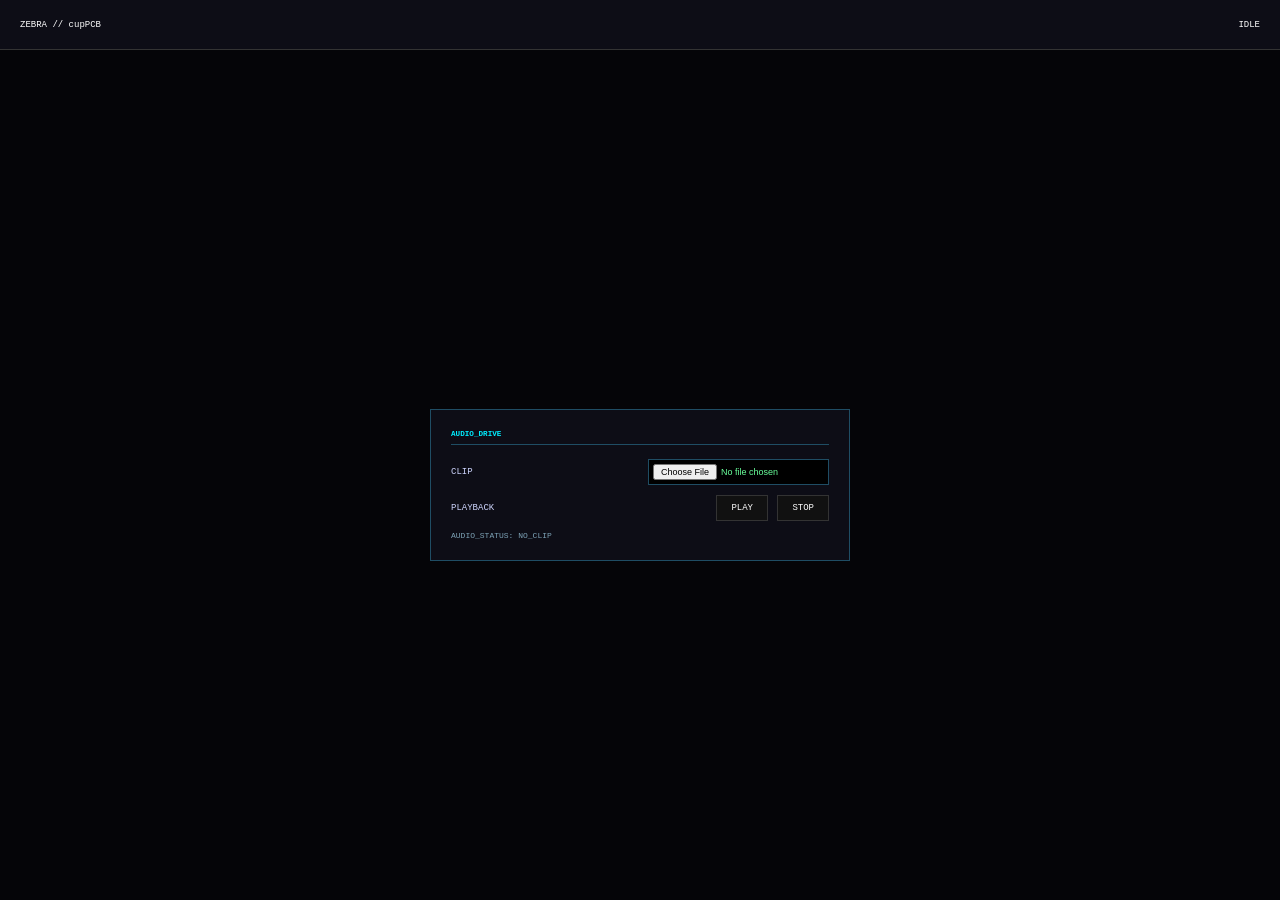
<file: zebra.html>
<!DOCTYPE html>
<html lang="en">
<head>
    <meta charset="UTF-8">
    <meta name="viewport" content="width=device-width, initial-scale=1.0, maximum-scale=1.0, user-scalable=no">
    <title>ZEBRA // cupPCB</title>
    <style>
        :root {
            --w-panel: #0d0d16; --w-border: #333333; --w-text: #ffffff;
            --res-energy: #00eeff; --res-neon: #68ff9a;
        }
        * { box-sizing: border-box; font-size: 9px; color: var(--w-text); }
        body { margin: 0; background: #050508; font-family: "Courier New", monospace;
               display: flex; flex-direction: column; align-items: center;
               justify-content: center; min-height: 100vh; }
        #header { width: 100%; padding: 0 20px; border-bottom: 1px solid var(--w-border);
                  display: flex; justify-content: space-between; align-items: center;
                  background: var(--w-panel); z-index: 100; height: 50px;
                  position: fixed; top: 0; }
        #card { background: var(--w-panel); border: 1px solid #1f4d64;
                padding: 20px; width: 420px; margin-top: 70px; }
        #card h3 { margin: 0 0 14px 0; font-size: 0.85em; border-bottom: 1px solid #1f4d64;
                   padding-bottom: 6px; text-transform: uppercase; color: var(--res-energy); }
        .row { display: flex; justify-content: space-between; align-items: center;
               gap: 6px; margin-bottom: 10px; }
        .row span { color: #cfd6ff; }
        .btn { padding: 7px 14px; background: #111; border: 1px solid var(--w-border);
               color: #fff; cursor: pointer; text-transform: uppercase; font-family: "Courier New", monospace;
               font-size: 9px; }
        .btn:hover { background: #1a1a2e; border-color: var(--res-energy); }
        .btn.active { background: #112233; border-color: var(--res-neon); color: var(--res-neon); }
        input[type="file"] { background: #000; border: 1px solid #1f4d64;
                             color: var(--res-neon); padding: 4px; max-width: 240px; }
        #status { font-size: 8px; color: #7ea4b8; margin-top: 6px; }
    </style>
</head>
<body>
<div id="header">
    <div>ZEBRA // cupPCB</div>
    <div id="header-status">IDLE</div>
</div>

<div id="card">
    <h3>AUDIO_DRIVE</h3>
    <div class="row">
        <span>CLIP</span>
        <input type="file" id="audio-file" accept="audio/*">
    </div>
    <div class="row">
        <span>PLAYBACK</span>
        <div>
            <button class="btn" id="audio-play">PLAY</button>
            <button class="btn" id="audio-stop" style="margin-left:4px;">STOP</button>
        </div>
    </div>
    <div id="status">AUDIO_STATUS: NO_CLIP</div>
</div>

<script>
const audioState = {
    ctx: null,
    element: null,
    source: null,
    ready: false,
    playing: false,
    objectUrl: null,
};

function setStatus(msg) {
    document.getElementById("status").textContent = "AUDIO_STATUS: " + msg;
    document.getElementById("header-status").textContent = msg;
}

function ensureAudioGraph() {
    if (audioState.ctx) return;
    const AudioCtx = window.AudioContext || window.webkitAudioContext;
    if (!AudioCtx) { setStatus("WEB_AUDIO_UNAVAILABLE"); return; }
    audioState.ctx = new AudioCtx();
    audioState.element = new Audio();
    audioState.element.crossOrigin = "anonymous";
    audioState.element.loop = false;
    audioState.element.preload = "auto";
    audioState.source = audioState.ctx.createMediaElementSource(audioState.element);
    audioState.source.connect(audioState.ctx.destination);
    audioState.element.onended = () => {
        audioState.playing = false;
        document.getElementById("audio-play").classList.remove("active");
        document.getElementById("audio-play").textContent = "PLAY";
        setStatus("ENDED");
    };
}

document.getElementById("audio-file").onchange = (e) => {
    const file = e.target.files[0];
    if (!file) return;
    ensureAudioGraph();
    if (!audioState.ctx) return;
    if (audioState.objectUrl) URL.revokeObjectURL(audioState.objectUrl);
    audioState.objectUrl = URL.createObjectURL(file);
    audioState.element.src = audioState.objectUrl;
    audioState.element.load();
    audioState.ready = true;
    audioState.playing = false;
    document.getElementById("audio-play").classList.remove("active");
    document.getElementById("audio-play").textContent = "PLAY";
    setStatus("CLIP_LOADED: " + file.name);
};

document.getElementById("audio-play").onclick = async () => {
    ensureAudioGraph();
    if (!audioState.ready) { setStatus("NO_CLIP"); return; }
    if (audioState.ctx.state === "suspended") await audioState.ctx.resume();
    const btn = document.getElementById("audio-play");
    if (audioState.playing) {
        audioState.element.pause();
        audioState.playing = false;
        btn.classList.remove("active");
        btn.textContent = "PLAY";
        setStatus("PAUSED");
    } else {
        try {
            await audioState.element.play();
            audioState.playing = true;
            btn.classList.add("active");
            btn.textContent = "PAUSE";
            setStatus("PLAYING: " + (audioState.element.src.split("/").pop() || "..."));
        } catch(e) {
            setStatus("PLAY_ERR: " + e.message);
        }
    }
};

document.getElementById("audio-stop").onclick = () => {
    if (!audioState.element) { setStatus("NO_CLIP"); return; }
    audioState.element.pause();
    audioState.element.currentTime = 0;
    audioState.playing = false;
    document.getElementById("audio-play").classList.remove("active");
    document.getElementById("audio-play").textContent = "PLAY";
    setStatus(audioState.ready ? "STOPPED" : "NO_CLIP");
};
</script>
</body>
</html>
</file>
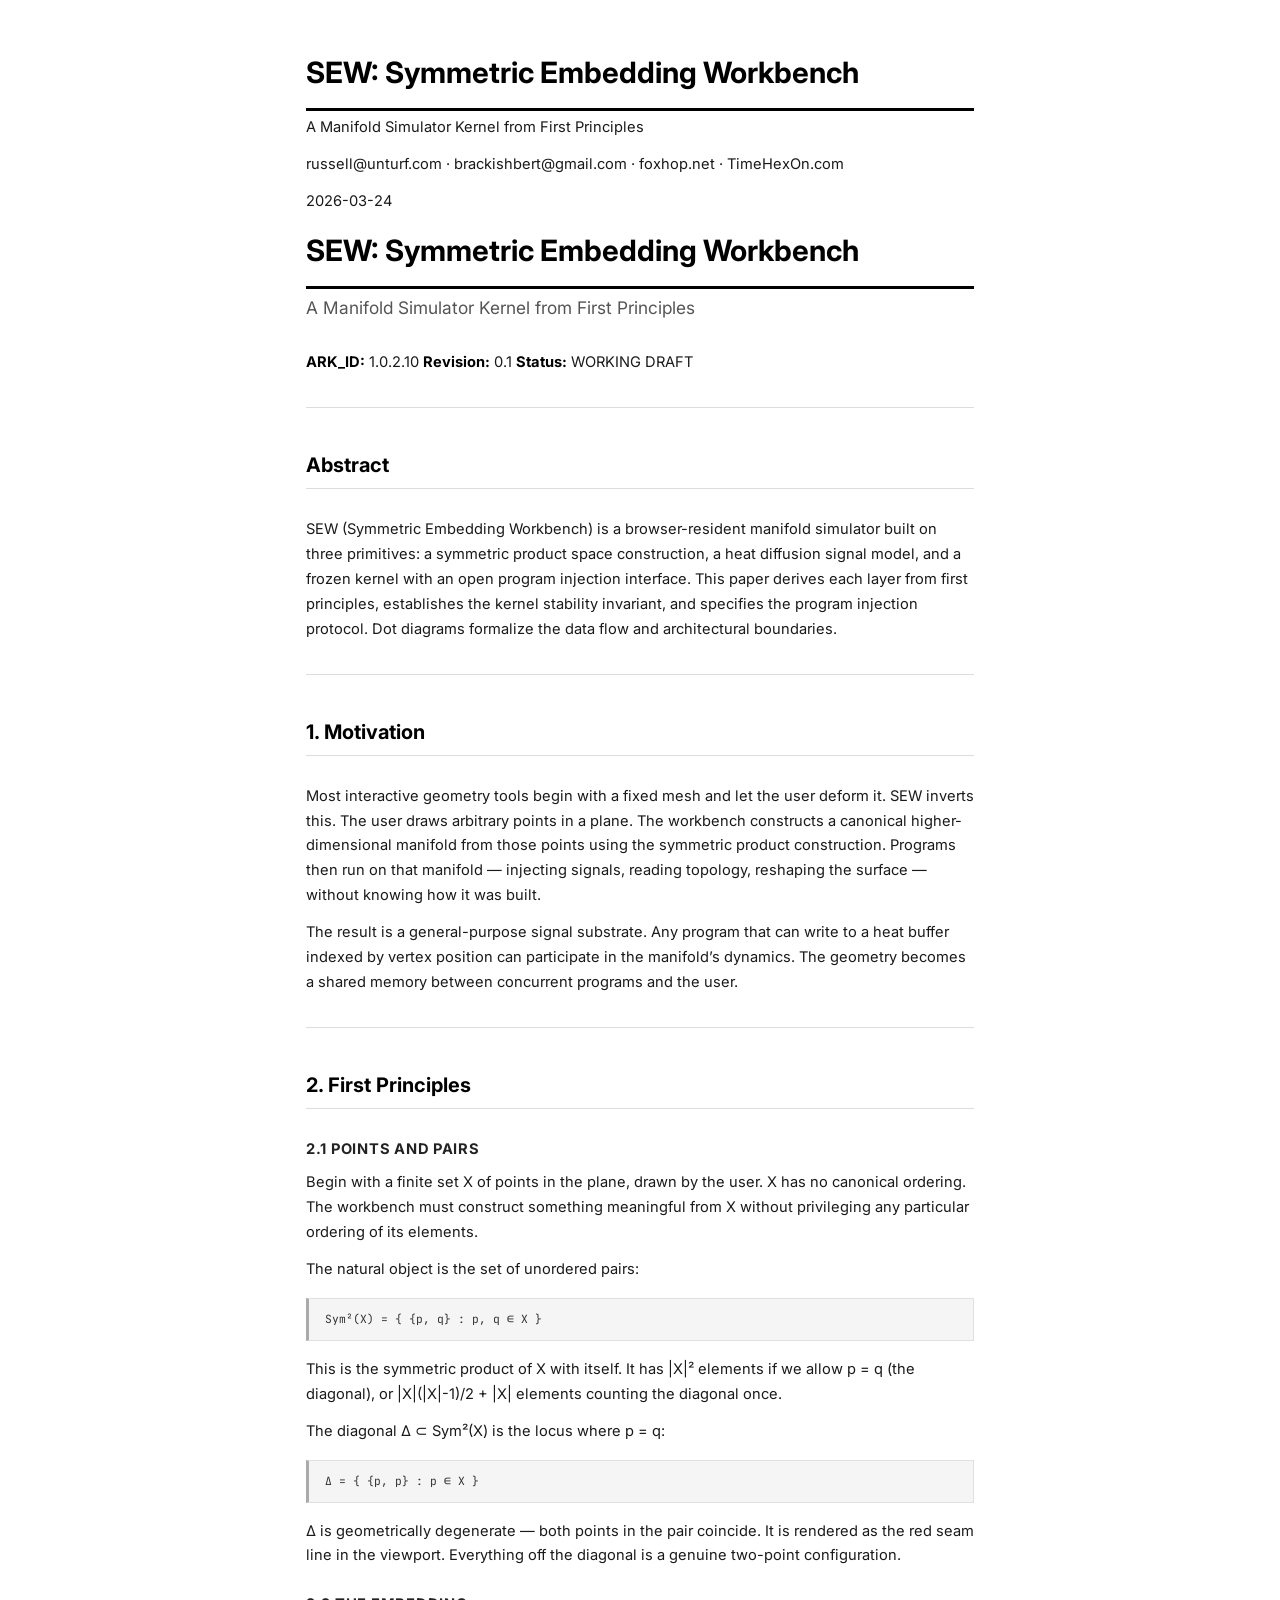
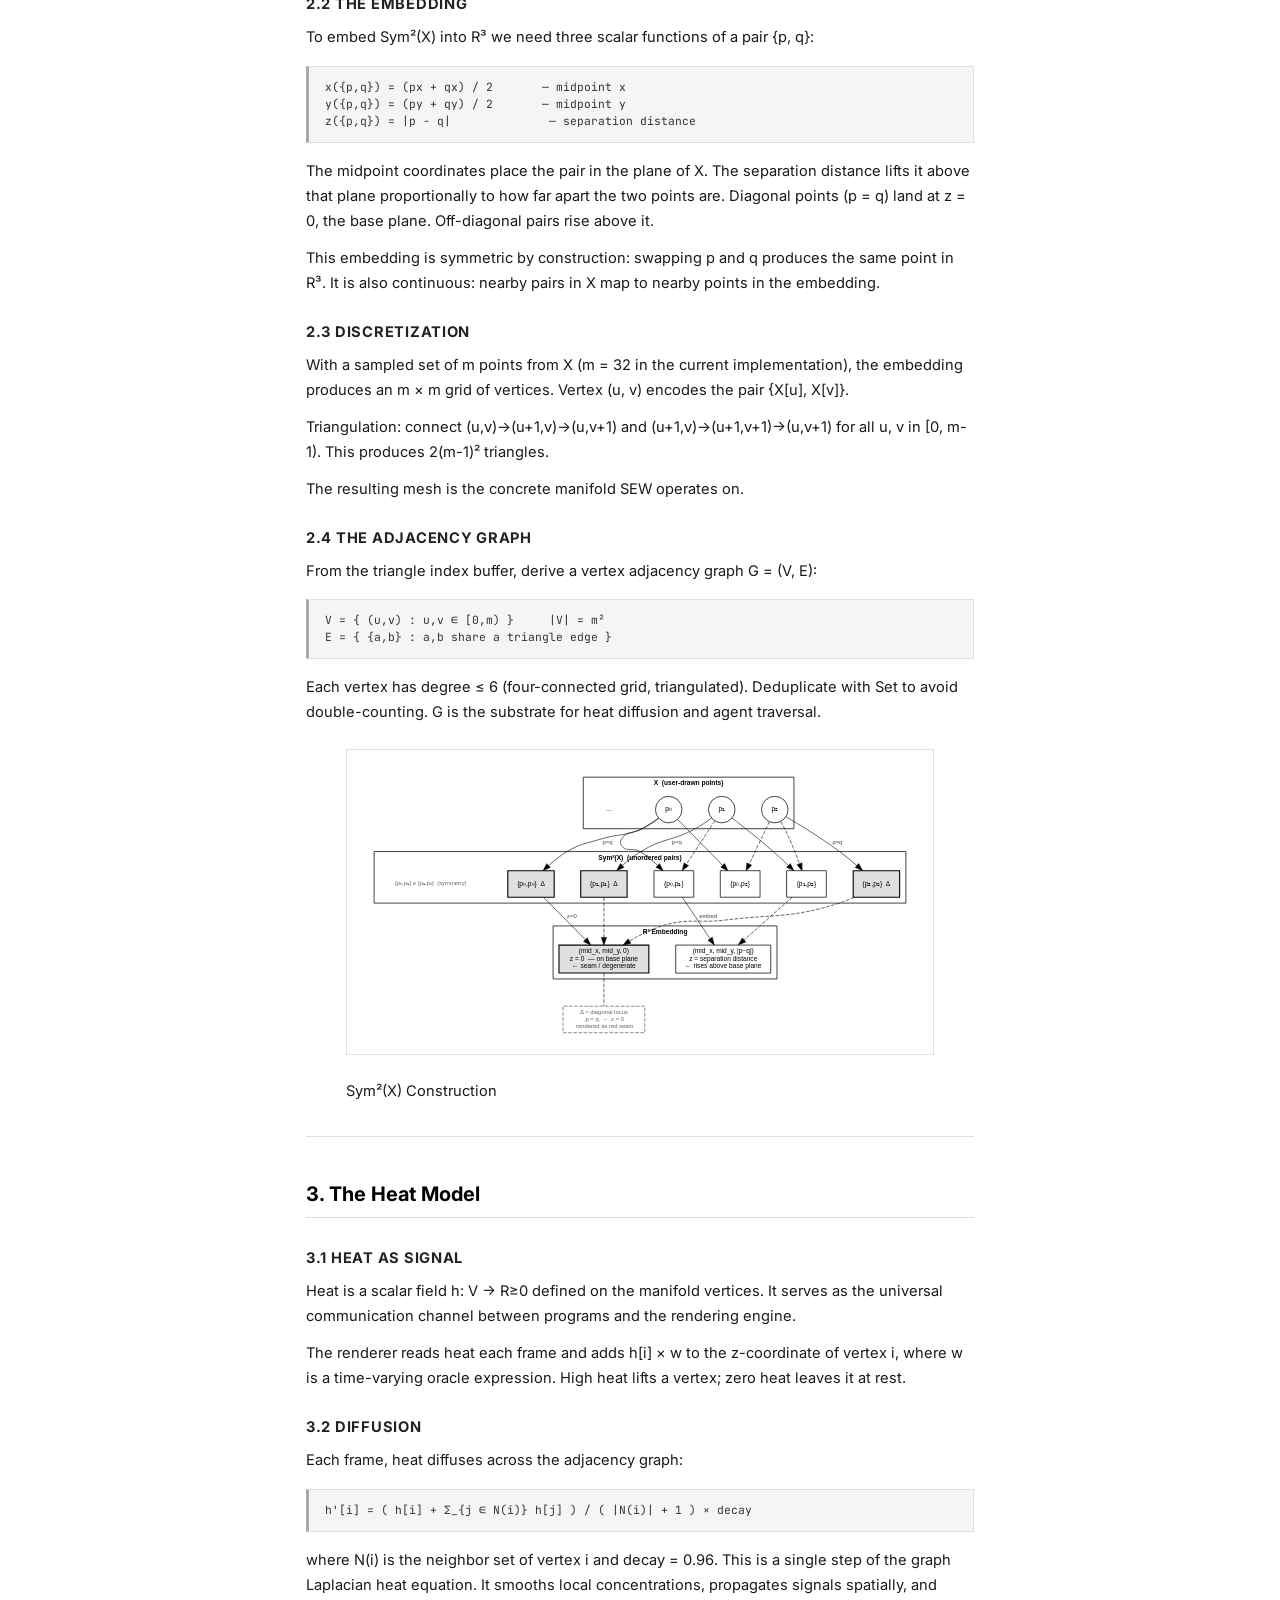
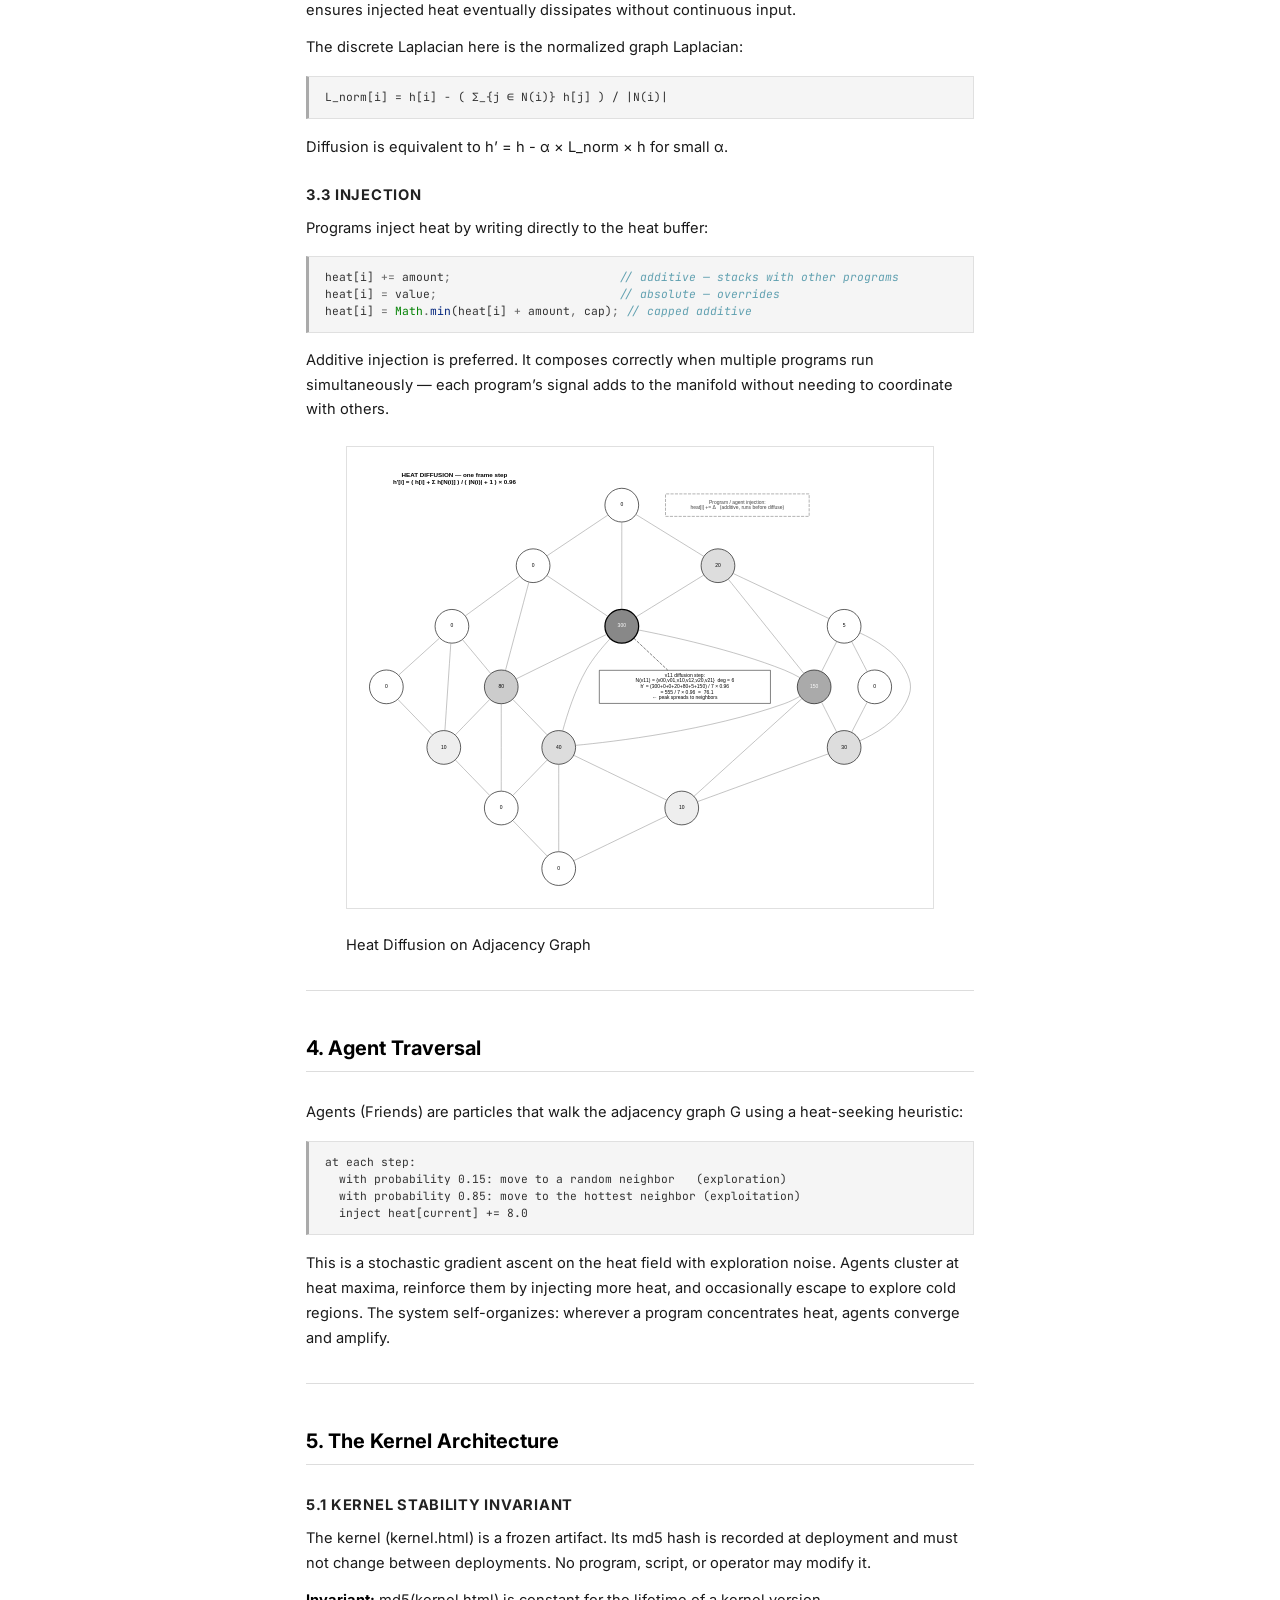
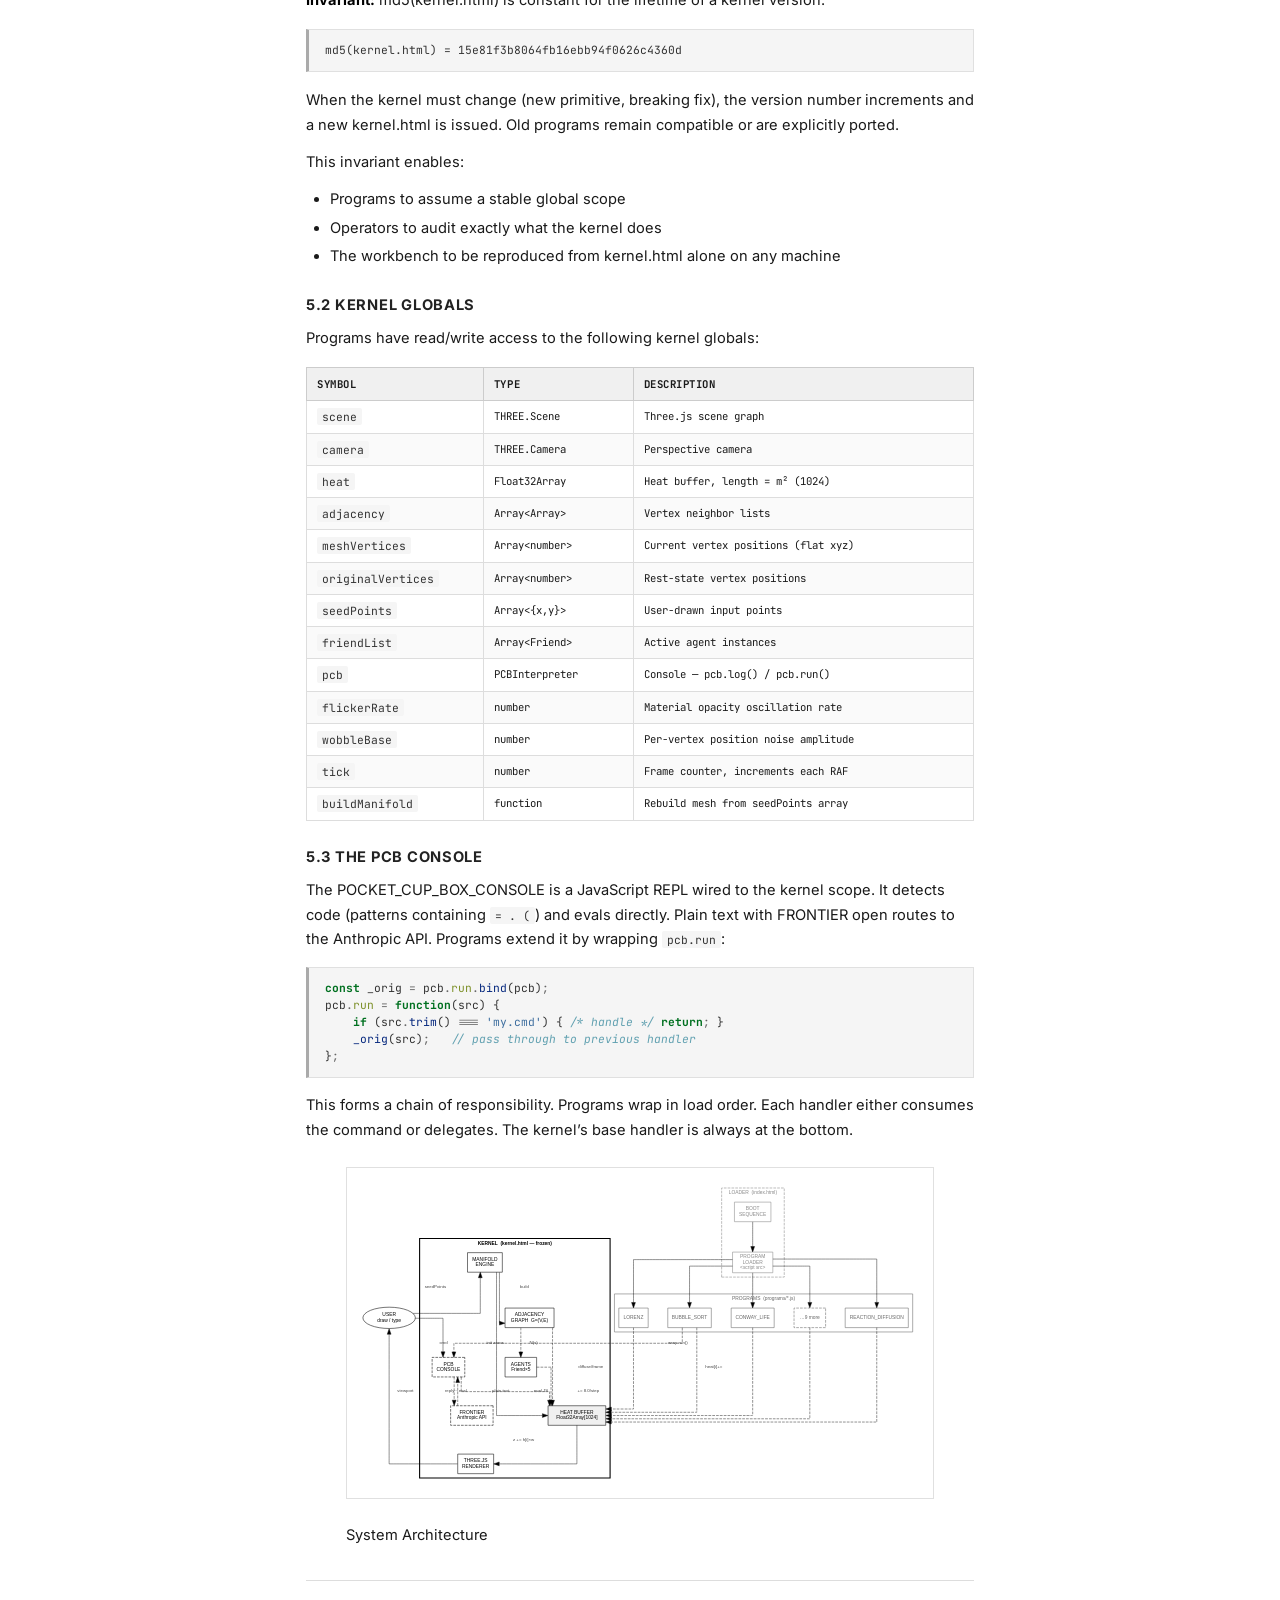
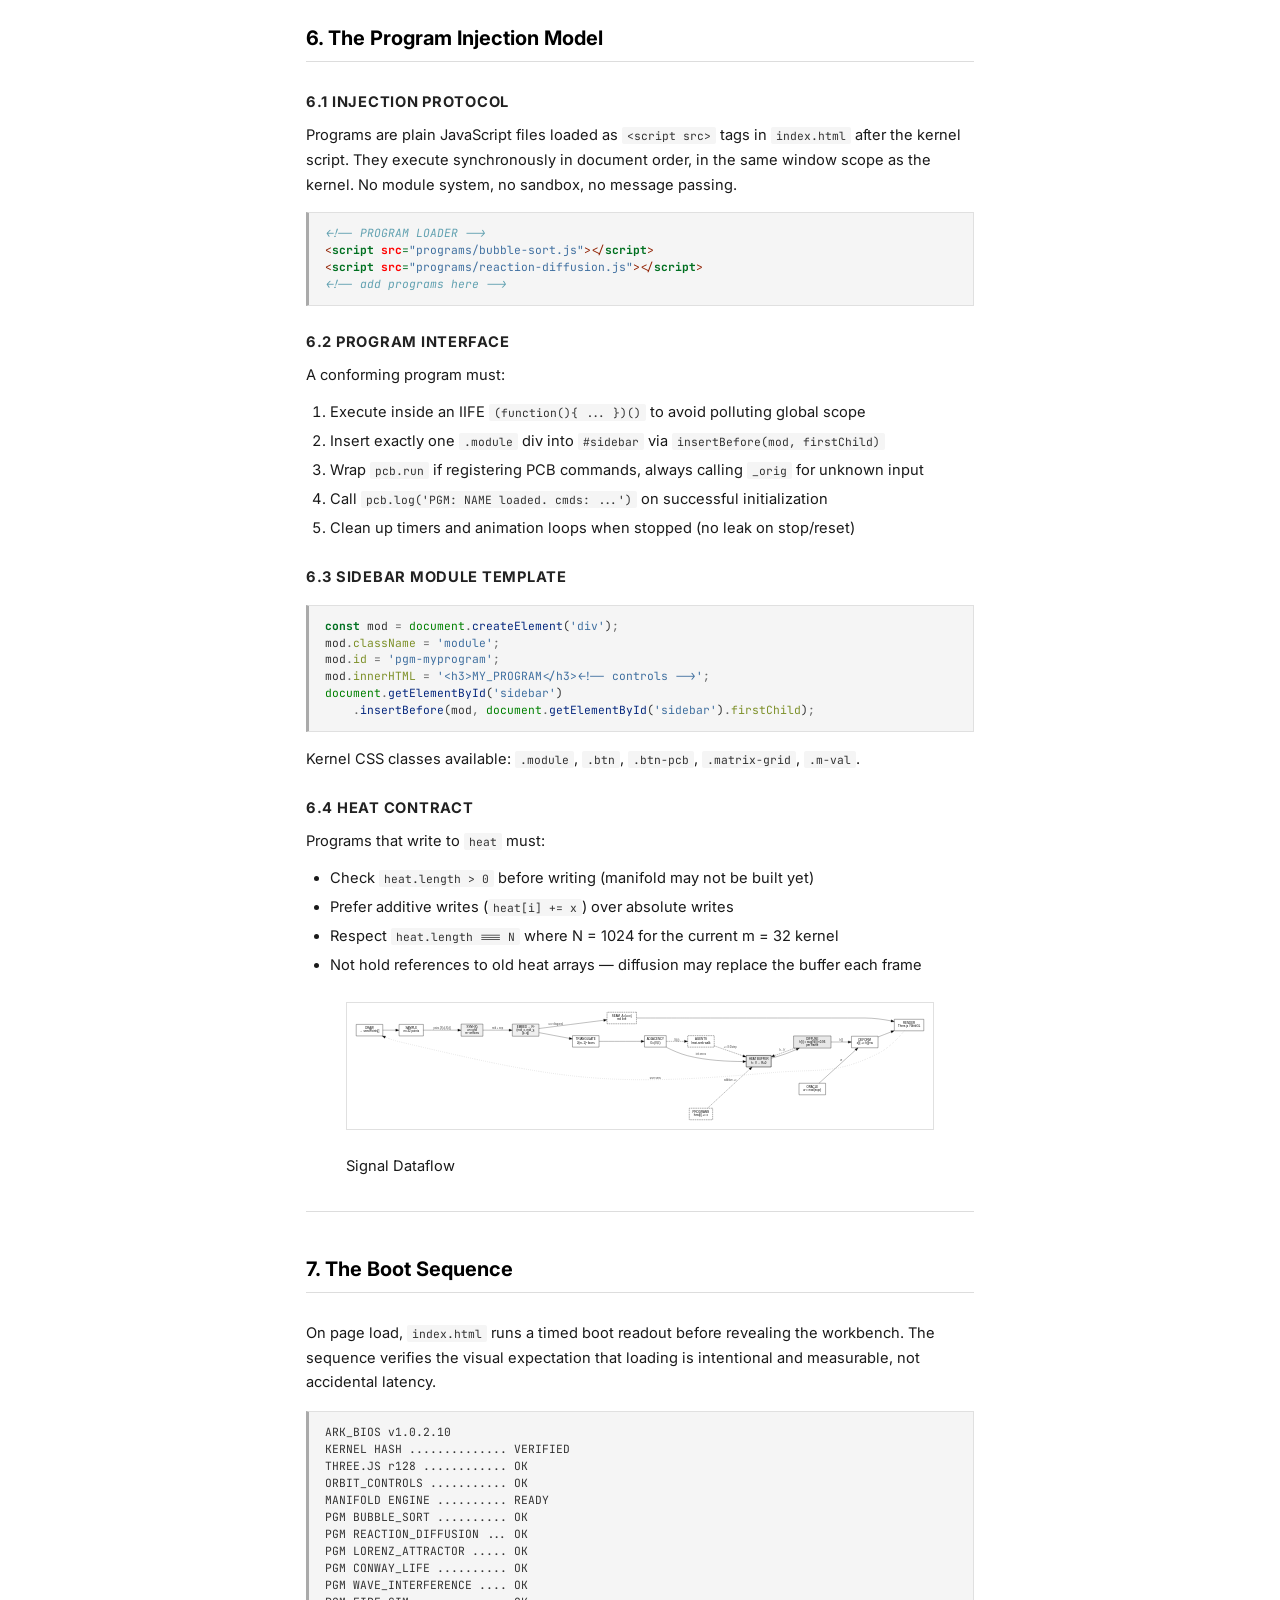
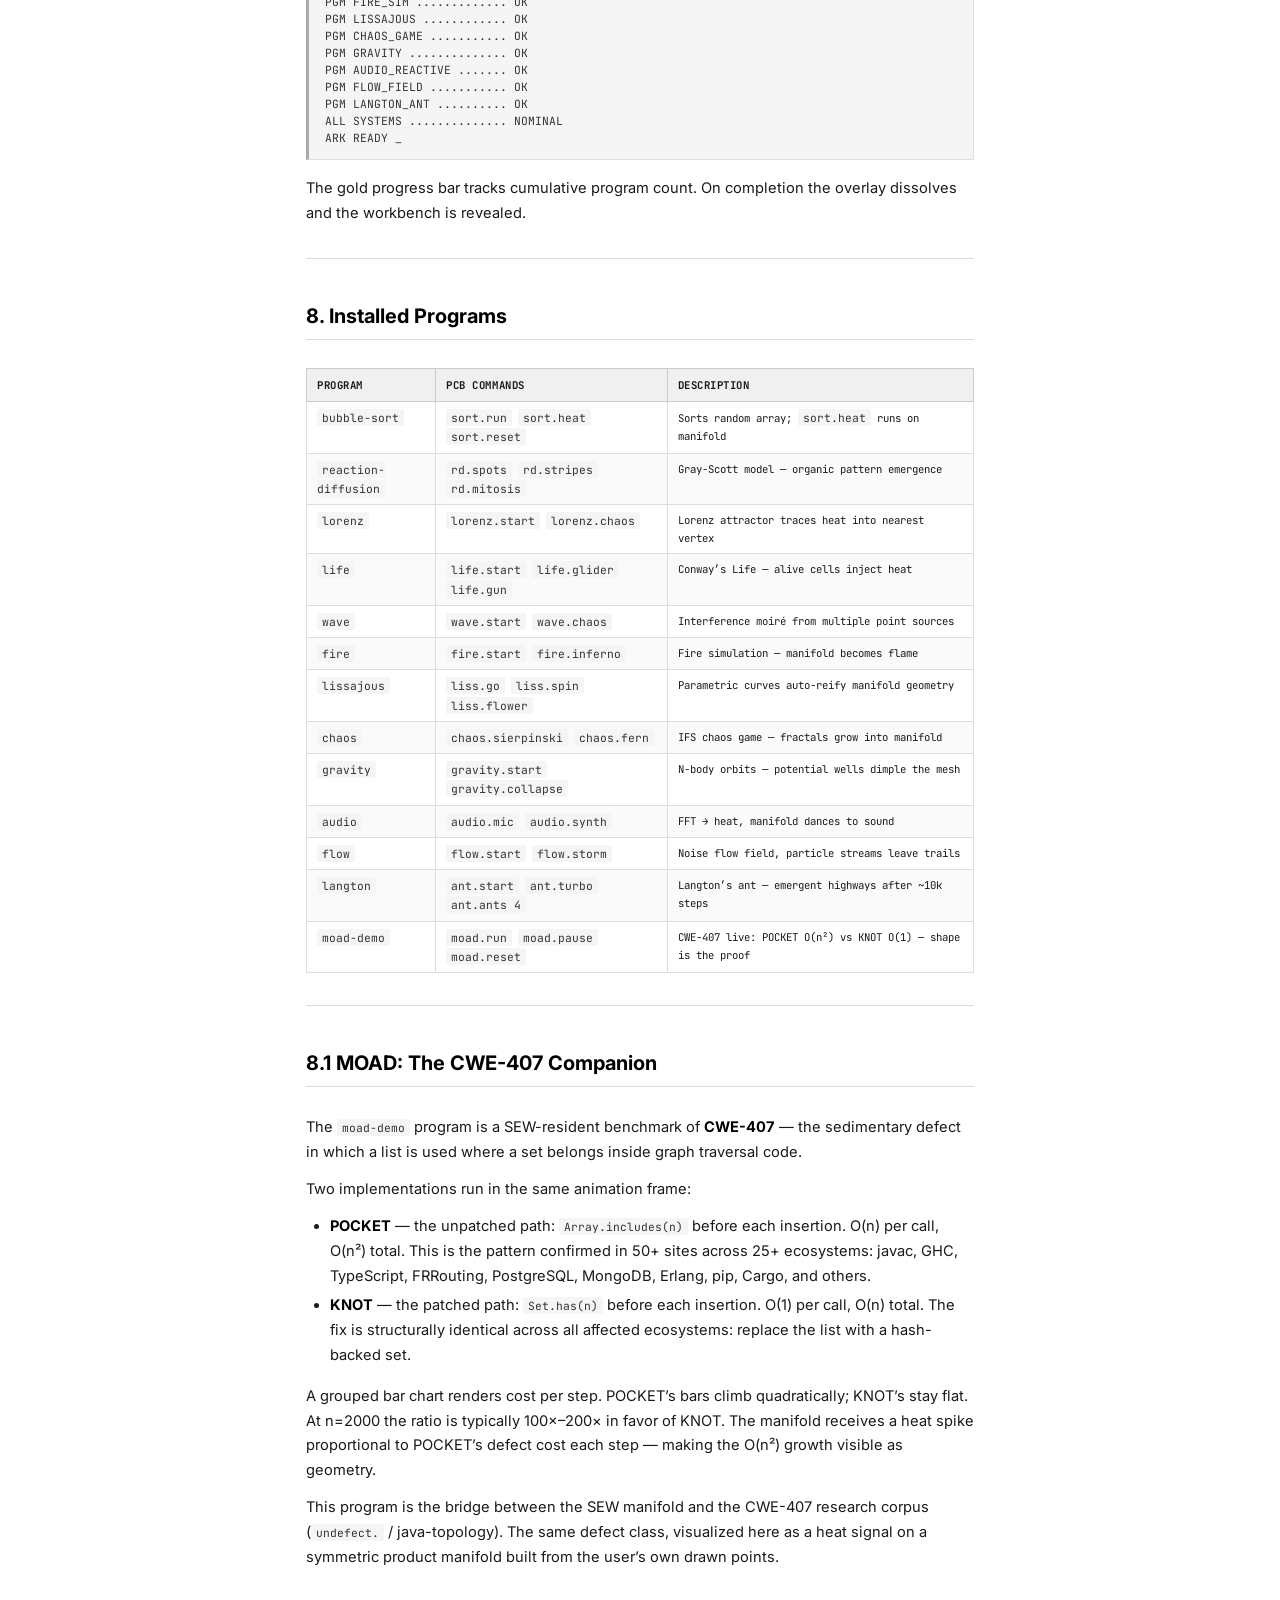
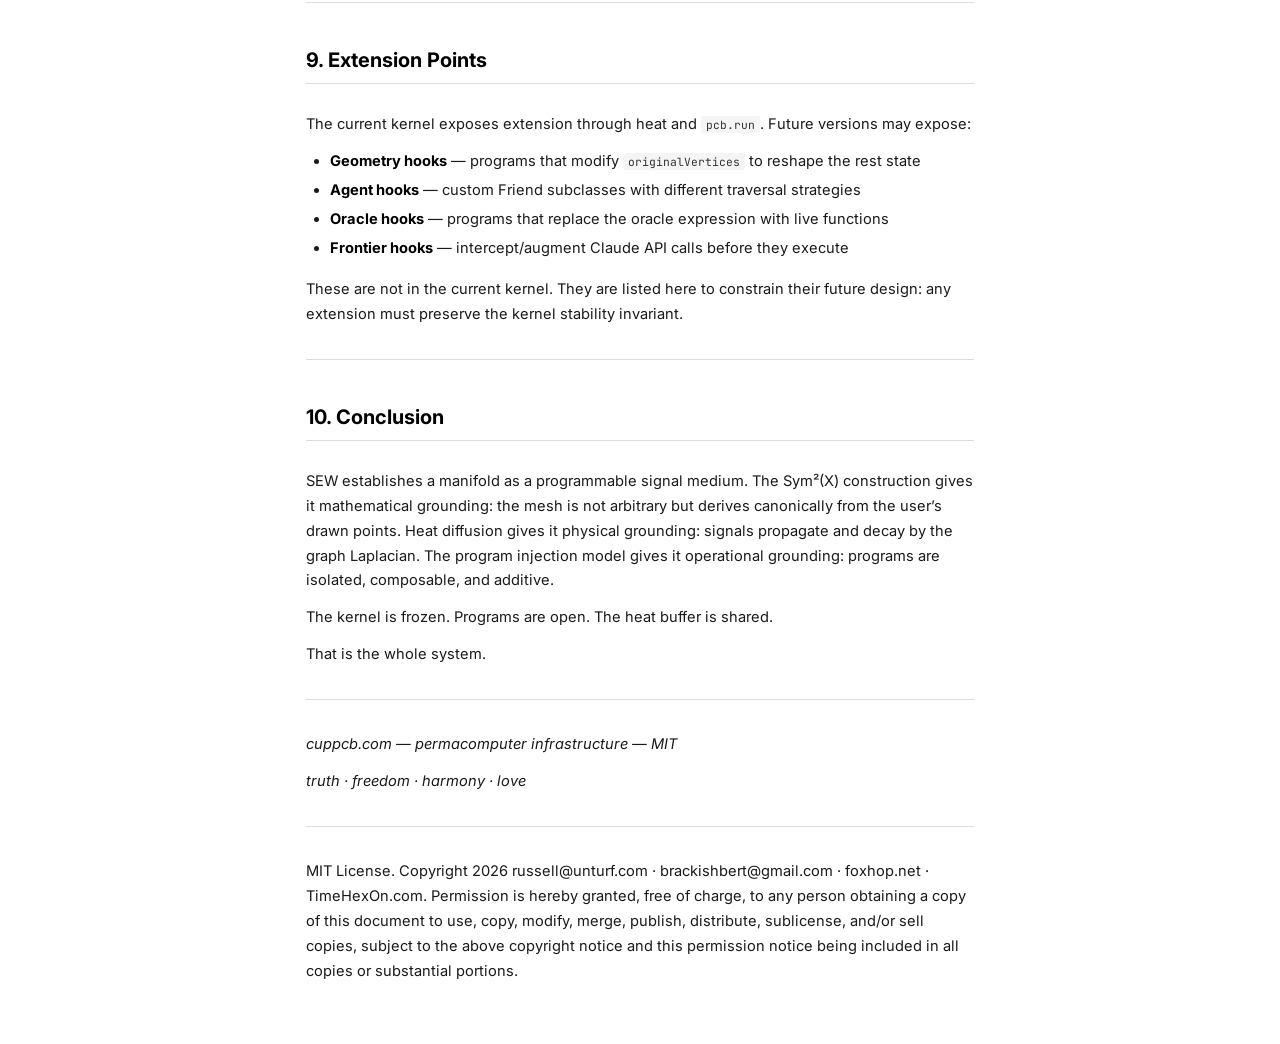
<file: pcb/docs/whitepaper.html>
<!DOCTYPE html>
<html xmlns="http://www.w3.org/1999/xhtml" lang="" xml:lang="">
<head>
  <meta charset="utf-8" />
  <meta name="generator" content="pandoc" />
  <meta name="viewport" content="width=device-width, initial-scale=1.0, user-scalable=yes" />
  <meta name="author" content="russell@unturf.com · brackishbert@gmail.com · foxhop.net · TimeHexOn.com" />
  <meta name="dcterms.date" content="2026-03-24" />
  <title>SEW: Symmetric Embedding Workbench</title>
  <style>
    code{white-space: pre-wrap;}
    span.smallcaps{font-variant: small-caps;}
    div.columns{display: flex; gap: min(4vw, 1.5em);}
    div.column{flex: auto; overflow-x: auto;}
    div.hanging-indent{margin-left: 1.5em; text-indent: -1.5em;}
    /* The extra [class] is a hack that increases specificity enough to
       override a similar rule in reveal.js */
    ul.task-list[class]{list-style: none;}
    ul.task-list li input[type="checkbox"] {
      font-size: inherit;
      width: 0.8em;
      margin: 0 0.8em 0.2em -1.6em;
      vertical-align: middle;
    }
    .display.math{display: block; text-align: center; margin: 0.5rem auto;}
    /* CSS for syntax highlighting */
    pre > code.sourceCode { white-space: pre; position: relative; }
    pre > code.sourceCode > span { line-height: 1.25; }
    pre > code.sourceCode > span:empty { height: 1.2em; }
    .sourceCode { overflow: visible; }
    code.sourceCode > span { color: inherit; text-decoration: inherit; }
    div.sourceCode { margin: 1em 0; }
    pre.sourceCode { margin: 0; }
    @media screen {
    div.sourceCode { overflow: auto; }
    }
    @media print {
    pre > code.sourceCode { white-space: pre-wrap; }
    pre > code.sourceCode > span { text-indent: -5em; padding-left: 5em; }
    }
    pre.numberSource code
      { counter-reset: source-line 0; }
    pre.numberSource code > span
      { position: relative; left: -4em; counter-increment: source-line; }
    pre.numberSource code > span > a:first-child::before
      { content: counter(source-line);
        position: relative; left: -1em; text-align: right; vertical-align: baseline;
        border: none; display: inline-block;
        -webkit-touch-callout: none; -webkit-user-select: none;
        -khtml-user-select: none; -moz-user-select: none;
        -ms-user-select: none; user-select: none;
        padding: 0 4px; width: 4em;
        color: #aaaaaa;
      }
    pre.numberSource { margin-left: 3em; border-left: 1px solid #aaaaaa;  padding-left: 4px; }
    div.sourceCode
      {   }
    @media screen {
    pre > code.sourceCode > span > a:first-child::before { text-decoration: underline; }
    }
    code span.al { color: #ff0000; font-weight: bold; } /* Alert */
    code span.an { color: #60a0b0; font-weight: bold; font-style: italic; } /* Annotation */
    code span.at { color: #7d9029; } /* Attribute */
    code span.bn { color: #40a070; } /* BaseN */
    code span.bu { color: #008000; } /* BuiltIn */
    code span.cf { color: #007020; font-weight: bold; } /* ControlFlow */
    code span.ch { color: #4070a0; } /* Char */
    code span.cn { color: #880000; } /* Constant */
    code span.co { color: #60a0b0; font-style: italic; } /* Comment */
    code span.cv { color: #60a0b0; font-weight: bold; font-style: italic; } /* CommentVar */
    code span.do { color: #ba2121; font-style: italic; } /* Documentation */
    code span.dt { color: #902000; } /* DataType */
    code span.dv { color: #40a070; } /* DecVal */
    code span.er { color: #ff0000; font-weight: bold; } /* Error */
    code span.ex { } /* Extension */
    code span.fl { color: #40a070; } /* Float */
    code span.fu { color: #06287e; } /* Function */
    code span.im { color: #008000; font-weight: bold; } /* Import */
    code span.in { color: #60a0b0; font-weight: bold; font-style: italic; } /* Information */
    code span.kw { color: #007020; font-weight: bold; } /* Keyword */
    code span.op { color: #666666; } /* Operator */
    code span.ot { color: #007020; } /* Other */
    code span.pp { color: #bc7a00; } /* Preprocessor */
    code span.sc { color: #4070a0; } /* SpecialChar */
    code span.ss { color: #bb6688; } /* SpecialString */
    code span.st { color: #4070a0; } /* String */
    code span.va { color: #19177c; } /* Variable */
    code span.vs { color: #4070a0; } /* VerbatimString */
    code span.wa { color: #60a0b0; font-weight: bold; font-style: italic; } /* Warning */
  </style>
  <link rel="stylesheet" href="whitepaper.css" />
</head>
<body>
<header id="title-block-header">
<h1 class="title">SEW: Symmetric Embedding Workbench</h1>
<p class="subtitle">A Manifold Simulator Kernel from First
Principles</p>
<p class="author">russell@unturf.com · brackishbert@gmail.com ·
foxhop.net · TimeHexOn.com</p>
<p class="date">2026-03-24</p>
</header>
<h1 id="sew-symmetric-embedding-workbench">SEW: Symmetric Embedding
Workbench</h1>
<h2 id="a-manifold-simulator-kernel-from-first-principles">A Manifold
Simulator Kernel from First Principles</h2>
<p><strong>ARK_ID:</strong> 1.0.2.10 <strong>Revision:</strong> 0.1
<strong>Status:</strong> WORKING DRAFT</p>
<hr />
<h2 id="abstract">Abstract</h2>
<p>SEW (Symmetric Embedding Workbench) is a browser-resident manifold
simulator built on three primitives: a symmetric product space
construction, a heat diffusion signal model, and a frozen kernel with an
open program injection interface. This paper derives each layer from
first principles, establishes the kernel stability invariant, and
specifies the program injection protocol. Dot diagrams formalize the
data flow and architectural boundaries.</p>
<hr />
<h2 id="motivation">1. Motivation</h2>
<p>Most interactive geometry tools begin with a fixed mesh and let the
user deform it. SEW inverts this. The user draws arbitrary points in a
plane. The workbench constructs a canonical higher-dimensional manifold
from those points using the symmetric product construction. Programs
then run on that manifold — injecting signals, reading topology,
reshaping the surface — without knowing how it was built.</p>
<p>The result is a general-purpose signal substrate. Any program that
can write to a heat buffer indexed by vertex position can participate in
the manifold’s dynamics. The geometry becomes a shared memory between
concurrent programs and the user.</p>
<hr />
<h2 id="first-principles">2. First Principles</h2>
<h3 id="points-and-pairs">2.1 Points and Pairs</h3>
<p>Begin with a finite set X of points in the plane, drawn by the user.
X has no canonical ordering. The workbench must construct something
meaningful from X without privileging any particular ordering of its
elements.</p>
<p>The natural object is the set of unordered pairs:</p>
<pre><code>Sym²(X) = { {p, q} : p, q ∈ X }</code></pre>
<p>This is the symmetric product of X with itself. It has |X|² elements
if we allow p = q (the diagonal), or |X|(|X|-1)/2 + |X| elements
counting the diagonal once.</p>
<p>The diagonal Δ ⊂ Sym²(X) is the locus where p = q:</p>
<pre><code>Δ = { {p, p} : p ∈ X }</code></pre>
<p>Δ is geometrically degenerate — both points in the pair coincide. It
is rendered as the red seam line in the viewport. Everything off the
diagonal is a genuine two-point configuration.</p>
<h3 id="the-embedding">2.2 The Embedding</h3>
<p>To embed Sym²(X) into R³ we need three scalar functions of a pair {p,
q}:</p>
<pre><code>x({p,q}) = (px + qx) / 2       — midpoint x
y({p,q}) = (py + qy) / 2       — midpoint y
z({p,q}) = |p - q|              — separation distance</code></pre>
<p>The midpoint coordinates place the pair in the plane of X. The
separation distance lifts it above that plane proportionally to how far
apart the two points are. Diagonal points (p = q) land at z = 0, the
base plane. Off-diagonal pairs rise above it.</p>
<p>This embedding is symmetric by construction: swapping p and q
produces the same point in R³. It is also continuous: nearby pairs in X
map to nearby points in the embedding.</p>
<h3 id="discretization">2.3 Discretization</h3>
<p>With a sampled set of m points from X (m = 32 in the current
implementation), the embedding produces an m × m grid of vertices.
Vertex (u, v) encodes the pair {X[u], X[v]}.</p>
<p>Triangulation: connect (u,v)→(u+1,v)→(u,v+1) and
(u+1,v)→(u+1,v+1)→(u,v+1) for all u, v in [0, m-1). This produces
2(m-1)² triangles.</p>
<p>The resulting mesh is the concrete manifold SEW operates on.</p>
<h3 id="the-adjacency-graph">2.4 The Adjacency Graph</h3>
<p>From the triangle index buffer, derive a vertex adjacency graph G =
(V, E):</p>
<pre><code>V = { (u,v) : u,v ∈ [0,m) }     |V| = m²
E = { {a,b} : a,b share a triangle edge }</code></pre>
<p>Each vertex has degree ≤ 6 (four-connected grid, triangulated).
Deduplicate with Set to avoid double-counting. G is the substrate for
heat diffusion and agent traversal.</p>
<figure>
<img src="diagrams/sym2.svg" alt="Sym²(X) Construction" />
<figcaption aria-hidden="true">Sym²(X) Construction</figcaption>
</figure>
<hr />
<h2 id="the-heat-model">3. The Heat Model</h2>
<h3 id="heat-as-signal">3.1 Heat as Signal</h3>
<p>Heat is a scalar field h: V → R≥0 defined on the manifold vertices.
It serves as the universal communication channel between programs and
the rendering engine.</p>
<p>The renderer reads heat each frame and adds h[i] × w to the
z-coordinate of vertex i, where w is a time-varying oracle expression.
High heat lifts a vertex; zero heat leaves it at rest.</p>
<h3 id="diffusion">3.2 Diffusion</h3>
<p>Each frame, heat diffuses across the adjacency graph:</p>
<pre><code>h&#39;[i] = ( h[i] + Σ_{j ∈ N(i)} h[j] ) / ( |N(i)| + 1 ) × decay</code></pre>
<p>where N(i) is the neighbor set of vertex i and decay = 0.96. This is
a single step of the graph Laplacian heat equation. It smooths local
concentrations, propagates signals spatially, and ensures injected heat
eventually dissipates without continuous input.</p>
<p>The discrete Laplacian here is the normalized graph Laplacian:</p>
<pre><code>L_norm[i] = h[i] - ( Σ_{j ∈ N(i)} h[j] ) / |N(i)|</code></pre>
<p>Diffusion is equivalent to h’ = h - α × L_norm × h for small α.</p>
<h3 id="injection">3.3 Injection</h3>
<p>Programs inject heat by writing directly to the heat buffer:</p>
<div class="sourceCode" id="cb7"><pre class="sourceCode js"><code class="sourceCode javascript"><span id="cb7-1"><a href="#cb7-1" aria-hidden="true" tabindex="-1"></a>heat[i] <span class="op">+=</span> amount<span class="op">;</span>                        <span class="co">// additive — stacks with other programs</span></span>
<span id="cb7-2"><a href="#cb7-2" aria-hidden="true" tabindex="-1"></a>heat[i] <span class="op">=</span> value<span class="op">;</span>                          <span class="co">// absolute — overrides</span></span>
<span id="cb7-3"><a href="#cb7-3" aria-hidden="true" tabindex="-1"></a>heat[i] <span class="op">=</span> <span class="bu">Math</span><span class="op">.</span><span class="fu">min</span>(heat[i] <span class="op">+</span> amount<span class="op">,</span> cap)<span class="op">;</span> <span class="co">// capped additive</span></span></code></pre></div>
<p>Additive injection is preferred. It composes correctly when multiple
programs run simultaneously — each program’s signal adds to the manifold
without needing to coordinate with others.</p>
<figure>
<img src="diagrams/heatgraph.svg"
alt="Heat Diffusion on Adjacency Graph" />
<figcaption aria-hidden="true">Heat Diffusion on Adjacency
Graph</figcaption>
</figure>
<hr />
<h2 id="agent-traversal">4. Agent Traversal</h2>
<p>Agents (Friends) are particles that walk the adjacency graph G using
a heat-seeking heuristic:</p>
<pre><code>at each step:
  with probability 0.15: move to a random neighbor   (exploration)
  with probability 0.85: move to the hottest neighbor (exploitation)
  inject heat[current] += 8.0</code></pre>
<p>This is a stochastic gradient ascent on the heat field with
exploration noise. Agents cluster at heat maxima, reinforce them by
injecting more heat, and occasionally escape to explore cold regions.
The system self-organizes: wherever a program concentrates heat, agents
converge and amplify.</p>
<hr />
<h2 id="the-kernel-architecture">5. The Kernel Architecture</h2>
<h3 id="kernel-stability-invariant">5.1 Kernel Stability Invariant</h3>
<p>The kernel (kernel.html) is a frozen artifact. Its md5 hash is
recorded at deployment and must not change between deployments. No
program, script, or operator may modify it.</p>
<p><strong>Invariant:</strong> md5(kernel.html) is constant for the
lifetime of a kernel version.</p>
<pre><code>md5(kernel.html) = 15e81f3b8064fb16ebb94f0626c4360d</code></pre>
<p>When the kernel must change (new primitive, breaking fix), the
version number increments and a new kernel.html is issued. Old programs
remain compatible or are explicitly ported.</p>
<p>This invariant enables:</p>
<ul>
<li>Programs to assume a stable global scope</li>
<li>Operators to audit exactly what the kernel does</li>
<li>The workbench to be reproduced from kernel.html alone on any
machine</li>
</ul>
<h3 id="kernel-globals">5.2 Kernel Globals</h3>
<p>Programs have read/write access to the following kernel globals:</p>
<table>
<colgroup>
<col style="width: 26%" />
<col style="width: 22%" />
<col style="width: 50%" />
</colgroup>
<thead>
<tr class="header">
<th>Symbol</th>
<th>Type</th>
<th>Description</th>
</tr>
</thead>
<tbody>
<tr class="odd">
<td><code>scene</code></td>
<td>THREE.Scene</td>
<td>Three.js scene graph</td>
</tr>
<tr class="even">
<td><code>camera</code></td>
<td>THREE.Camera</td>
<td>Perspective camera</td>
</tr>
<tr class="odd">
<td><code>heat</code></td>
<td>Float32Array</td>
<td>Heat buffer, length = m² (1024)</td>
</tr>
<tr class="even">
<td><code>adjacency</code></td>
<td>Array&lt;Array&gt;</td>
<td>Vertex neighbor lists</td>
</tr>
<tr class="odd">
<td><code>meshVertices</code></td>
<td>Array&lt;number&gt;</td>
<td>Current vertex positions (flat xyz)</td>
</tr>
<tr class="even">
<td><code>originalVertices</code></td>
<td>Array&lt;number&gt;</td>
<td>Rest-state vertex positions</td>
</tr>
<tr class="odd">
<td><code>seedPoints</code></td>
<td>Array&lt;{x,y}&gt;</td>
<td>User-drawn input points</td>
</tr>
<tr class="even">
<td><code>friendList</code></td>
<td>Array&lt;Friend&gt;</td>
<td>Active agent instances</td>
</tr>
<tr class="odd">
<td><code>pcb</code></td>
<td>PCBInterpreter</td>
<td>Console — pcb.log() / pcb.run()</td>
</tr>
<tr class="even">
<td><code>flickerRate</code></td>
<td>number</td>
<td>Material opacity oscillation rate</td>
</tr>
<tr class="odd">
<td><code>wobbleBase</code></td>
<td>number</td>
<td>Per-vertex position noise amplitude</td>
</tr>
<tr class="even">
<td><code>tick</code></td>
<td>number</td>
<td>Frame counter, increments each RAF</td>
</tr>
<tr class="odd">
<td><code>buildManifold</code></td>
<td>function</td>
<td>Rebuild mesh from seedPoints array</td>
</tr>
</tbody>
</table>
<h3 id="the-pcb-console">5.3 The PCB Console</h3>
<p>The POCKET_CUP_BOX_CONSOLE is a JavaScript REPL wired to the kernel
scope. It detects code (patterns containing <code>= . (</code>) and
evals directly. Plain text with FRONTIER open routes to the Anthropic
API. Programs extend it by wrapping <code>pcb.run</code>:</p>
<div class="sourceCode" id="cb10"><pre
class="sourceCode js"><code class="sourceCode javascript"><span id="cb10-1"><a href="#cb10-1" aria-hidden="true" tabindex="-1"></a><span class="kw">const</span> _orig <span class="op">=</span> pcb<span class="op">.</span><span class="at">run</span><span class="op">.</span><span class="fu">bind</span>(pcb)<span class="op">;</span></span>
<span id="cb10-2"><a href="#cb10-2" aria-hidden="true" tabindex="-1"></a>pcb<span class="op">.</span><span class="at">run</span> <span class="op">=</span> <span class="kw">function</span>(src) {</span>
<span id="cb10-3"><a href="#cb10-3" aria-hidden="true" tabindex="-1"></a>    <span class="cf">if</span> (src<span class="op">.</span><span class="fu">trim</span>() <span class="op">===</span> <span class="st">&#39;my.cmd&#39;</span>) { <span class="co">/* handle */</span> <span class="cf">return</span><span class="op">;</span> }</span>
<span id="cb10-4"><a href="#cb10-4" aria-hidden="true" tabindex="-1"></a>    <span class="fu">_orig</span>(src)<span class="op">;</span>   <span class="co">// pass through to previous handler</span></span>
<span id="cb10-5"><a href="#cb10-5" aria-hidden="true" tabindex="-1"></a>}<span class="op">;</span></span></code></pre></div>
<p>This forms a chain of responsibility. Programs wrap in load order.
Each handler either consumes the command or delegates. The kernel’s base
handler is always at the bottom.</p>
<figure>
<img src="diagrams/architecture.svg" alt="System Architecture" />
<figcaption aria-hidden="true">System Architecture</figcaption>
</figure>
<hr />
<h2 id="the-program-injection-model">6. The Program Injection Model</h2>
<h3 id="injection-protocol">6.1 Injection Protocol</h3>
<p>Programs are plain JavaScript files loaded as
<code>&lt;script src&gt;</code> tags in <code>index.html</code> after
the kernel script. They execute synchronously in document order, in the
same window scope as the kernel. No module system, no sandbox, no
message passing.</p>
<div class="sourceCode" id="cb11"><pre
class="sourceCode html"><code class="sourceCode html"><span id="cb11-1"><a href="#cb11-1" aria-hidden="true" tabindex="-1"></a><span class="co">&lt;!-- PROGRAM LOADER --&gt;</span></span>
<span id="cb11-2"><a href="#cb11-2" aria-hidden="true" tabindex="-1"></a><span class="dt">&lt;</span><span class="kw">script</span> <span class="er">src</span><span class="ot">=</span><span class="st">&quot;programs/bubble-sort.js&quot;</span><span class="dt">&gt;&lt;/</span><span class="kw">script</span><span class="dt">&gt;</span></span>
<span id="cb11-3"><a href="#cb11-3" aria-hidden="true" tabindex="-1"></a><span class="dt">&lt;</span><span class="kw">script</span> <span class="er">src</span><span class="ot">=</span><span class="st">&quot;programs/reaction-diffusion.js&quot;</span><span class="dt">&gt;&lt;/</span><span class="kw">script</span><span class="dt">&gt;</span></span>
<span id="cb11-4"><a href="#cb11-4" aria-hidden="true" tabindex="-1"></a><span class="co">&lt;!-- add programs here --&gt;</span></span></code></pre></div>
<h3 id="program-interface">6.2 Program Interface</h3>
<p>A conforming program must:</p>
<ol type="1">
<li>Execute inside an IIFE <code>(function(){ ... })()</code> to avoid
polluting global scope</li>
<li>Insert exactly one <code>.module</code> div into
<code>#sidebar</code> via
<code>insertBefore(mod, firstChild)</code></li>
<li>Wrap <code>pcb.run</code> if registering PCB commands, always
calling <code>_orig</code> for unknown input</li>
<li>Call <code>pcb.log('PGM: NAME loaded. cmds: ...')</code> on
successful initialization</li>
<li>Clean up timers and animation loops when stopped (no leak on
stop/reset)</li>
</ol>
<h3 id="sidebar-module-template">6.3 Sidebar Module Template</h3>
<div class="sourceCode" id="cb12"><pre
class="sourceCode js"><code class="sourceCode javascript"><span id="cb12-1"><a href="#cb12-1" aria-hidden="true" tabindex="-1"></a><span class="kw">const</span> mod <span class="op">=</span> <span class="bu">document</span><span class="op">.</span><span class="fu">createElement</span>(<span class="st">&#39;div&#39;</span>)<span class="op">;</span></span>
<span id="cb12-2"><a href="#cb12-2" aria-hidden="true" tabindex="-1"></a>mod<span class="op">.</span><span class="at">className</span> <span class="op">=</span> <span class="st">&#39;module&#39;</span><span class="op">;</span></span>
<span id="cb12-3"><a href="#cb12-3" aria-hidden="true" tabindex="-1"></a>mod<span class="op">.</span><span class="at">id</span> <span class="op">=</span> <span class="st">&#39;pgm-myprogram&#39;</span><span class="op">;</span></span>
<span id="cb12-4"><a href="#cb12-4" aria-hidden="true" tabindex="-1"></a>mod<span class="op">.</span><span class="at">innerHTML</span> <span class="op">=</span> <span class="st">&#39;&lt;h3&gt;MY_PROGRAM&lt;/h3&gt;&lt;!-- controls --&gt;&#39;</span><span class="op">;</span></span>
<span id="cb12-5"><a href="#cb12-5" aria-hidden="true" tabindex="-1"></a><span class="bu">document</span><span class="op">.</span><span class="fu">getElementById</span>(<span class="st">&#39;sidebar&#39;</span>)</span>
<span id="cb12-6"><a href="#cb12-6" aria-hidden="true" tabindex="-1"></a>    <span class="op">.</span><span class="fu">insertBefore</span>(mod<span class="op">,</span> <span class="bu">document</span><span class="op">.</span><span class="fu">getElementById</span>(<span class="st">&#39;sidebar&#39;</span>)<span class="op">.</span><span class="at">firstChild</span>)<span class="op">;</span></span></code></pre></div>
<p>Kernel CSS classes available: <code>.module</code>,
<code>.btn</code>, <code>.btn-pcb</code>, <code>.matrix-grid</code>,
<code>.m-val</code>.</p>
<h3 id="heat-contract">6.4 Heat Contract</h3>
<p>Programs that write to <code>heat</code> must:</p>
<ul>
<li>Check <code>heat.length &gt; 0</code> before writing (manifold may
not be built yet)</li>
<li>Prefer additive writes (<code>heat[i] += x</code>) over absolute
writes</li>
<li>Respect <code>heat.length === N</code> where N = 1024 for the
current m = 32 kernel</li>
<li>Not hold references to old heat arrays — diffusion may replace the
buffer each frame</li>
</ul>
<figure>
<img src="diagrams/dataflow.svg" alt="Signal Dataflow" />
<figcaption aria-hidden="true">Signal Dataflow</figcaption>
</figure>
<hr />
<h2 id="the-boot-sequence">7. The Boot Sequence</h2>
<p>On page load, <code>index.html</code> runs a timed boot readout
before revealing the workbench. The sequence verifies the visual
expectation that loading is intentional and measurable, not accidental
latency.</p>
<pre><code>ARK_BIOS v1.0.2.10
KERNEL HASH .............. VERIFIED
THREE.JS r128 ............ OK
ORBIT_CONTROLS ........... OK
MANIFOLD ENGINE .......... READY
PGM BUBBLE_SORT .......... OK
PGM REACTION_DIFFUSION ... OK
PGM LORENZ_ATTRACTOR ..... OK
PGM CONWAY_LIFE .......... OK
PGM WAVE_INTERFERENCE .... OK
PGM FIRE_SIM ............. OK
PGM LISSAJOUS ............ OK
PGM CHAOS_GAME ........... OK
PGM GRAVITY .............. OK
PGM AUDIO_REACTIVE ....... OK
PGM FLOW_FIELD ........... OK
PGM LANGTON_ANT .......... OK
ALL SYSTEMS .............. NOMINAL
ARK READY _</code></pre>
<p>The gold progress bar tracks cumulative program count. On completion
the overlay dissolves and the workbench is revealed.</p>
<hr />
<h2 id="installed-programs">8. Installed Programs</h2>
<table>
<colgroup>
<col style="width: 19%" />
<col style="width: 34%" />
<col style="width: 45%" />
</colgroup>
<thead>
<tr class="header">
<th>Program</th>
<th>PCB Commands</th>
<th>Description</th>
</tr>
</thead>
<tbody>
<tr class="odd">
<td><code>bubble-sort</code></td>
<td><code>sort.run</code> <code>sort.heat</code>
<code>sort.reset</code></td>
<td>Sorts random array; <code>sort.heat</code> runs on manifold</td>
</tr>
<tr class="even">
<td><code>reaction-diffusion</code></td>
<td><code>rd.spots</code> <code>rd.stripes</code>
<code>rd.mitosis</code></td>
<td>Gray-Scott model — organic pattern emergence</td>
</tr>
<tr class="odd">
<td><code>lorenz</code></td>
<td><code>lorenz.start</code> <code>lorenz.chaos</code></td>
<td>Lorenz attractor traces heat into nearest vertex</td>
</tr>
<tr class="even">
<td><code>life</code></td>
<td><code>life.start</code> <code>life.glider</code>
<code>life.gun</code></td>
<td>Conway’s Life — alive cells inject heat</td>
</tr>
<tr class="odd">
<td><code>wave</code></td>
<td><code>wave.start</code> <code>wave.chaos</code></td>
<td>Interference moiré from multiple point sources</td>
</tr>
<tr class="even">
<td><code>fire</code></td>
<td><code>fire.start</code> <code>fire.inferno</code></td>
<td>Fire simulation — manifold becomes flame</td>
</tr>
<tr class="odd">
<td><code>lissajous</code></td>
<td><code>liss.go</code> <code>liss.spin</code>
<code>liss.flower</code></td>
<td>Parametric curves auto-reify manifold geometry</td>
</tr>
<tr class="even">
<td><code>chaos</code></td>
<td><code>chaos.sierpinski</code> <code>chaos.fern</code></td>
<td>IFS chaos game — fractals grow into manifold</td>
</tr>
<tr class="odd">
<td><code>gravity</code></td>
<td><code>gravity.start</code> <code>gravity.collapse</code></td>
<td>N-body orbits — potential wells dimple the mesh</td>
</tr>
<tr class="even">
<td><code>audio</code></td>
<td><code>audio.mic</code> <code>audio.synth</code></td>
<td>FFT → heat, manifold dances to sound</td>
</tr>
<tr class="odd">
<td><code>flow</code></td>
<td><code>flow.start</code> <code>flow.storm</code></td>
<td>Noise flow field, particle streams leave trails</td>
</tr>
<tr class="even">
<td><code>langton</code></td>
<td><code>ant.start</code> <code>ant.turbo</code>
<code>ant.ants 4</code></td>
<td>Langton’s ant — emergent highways after ~10k steps</td>
</tr>
<tr class="odd">
<td><code>moad-demo</code></td>
<td><code>moad.run</code> <code>moad.pause</code>
<code>moad.reset</code></td>
<td>CWE-407 live: POCKET O(n²) vs KNOT O(1) — shape is the proof</td>
</tr>
</tbody>
</table>
<hr />
<h2 id="moad-the-cwe-407-companion">8.1 MOAD: The CWE-407 Companion</h2>
<p>The <code>moad-demo</code> program is a SEW-resident benchmark of
<strong>CWE-407</strong> — the sedimentary defect in which a list is
used where a set belongs inside graph traversal code.</p>
<p>Two implementations run in the same animation frame:</p>
<ul>
<li><strong>POCKET</strong> — the unpatched path:
<code>Array.includes(n)</code> before each insertion. O(n) per call,
O(n²) total. This is the pattern confirmed in 50+ sites across 25+
ecosystems: javac, GHC, TypeScript, FRRouting, PostgreSQL, MongoDB,
Erlang, pip, Cargo, and others.</li>
<li><strong>KNOT</strong> — the patched path: <code>Set.has(n)</code>
before each insertion. O(1) per call, O(n) total. The fix is
structurally identical across all affected ecosystems: replace the list
with a hash-backed set.</li>
</ul>
<p>A grouped bar chart renders cost per step. POCKET’s bars climb
quadratically; KNOT’s stay flat. At n=2000 the ratio is typically
100×–200× in favor of KNOT. The manifold receives a heat spike
proportional to POCKET’s defect cost each step — making the O(n²) growth
visible as geometry.</p>
<p>This program is the bridge between the SEW manifold and the CWE-407
research corpus (<code>undefect.</code> / java-topology). The same
defect class, visualized here as a heat signal on a symmetric product
manifold built from the user’s own drawn points.</p>
<hr />
<h2 id="extension-points">9. Extension Points</h2>
<p>The current kernel exposes extension through heat and
<code>pcb.run</code>. Future versions may expose:</p>
<ul>
<li><strong>Geometry hooks</strong> — programs that modify
<code>originalVertices</code> to reshape the rest state</li>
<li><strong>Agent hooks</strong> — custom Friend subclasses with
different traversal strategies</li>
<li><strong>Oracle hooks</strong> — programs that replace the oracle
expression with live functions</li>
<li><strong>Frontier hooks</strong> — intercept/augment Claude API calls
before they execute</li>
</ul>
<p>These are not in the current kernel. They are listed here to
constrain their future design: any extension must preserve the kernel
stability invariant.</p>
<hr />
<h2 id="conclusion">10. Conclusion</h2>
<p>SEW establishes a manifold as a programmable signal medium. The
Sym²(X) construction gives it mathematical grounding: the mesh is not
arbitrary but derives canonically from the user’s drawn points. Heat
diffusion gives it physical grounding: signals propagate and decay by
the graph Laplacian. The program injection model gives it operational
grounding: programs are isolated, composable, and additive.</p>
<p>The kernel is frozen. Programs are open. The heat buffer is
shared.</p>
<p>That is the whole system.</p>
<hr />
<p><em>cuppcb.com — permacomputer infrastructure — MIT</em></p>
<p><em>truth · freedom · harmony · love</em></p>
<hr />
<p>MIT License. Copyright 2026 russell@unturf.com ·
brackishbert@gmail.com · foxhop.net · TimeHexOn.com. Permission is
hereby granted, free of charge, to any person obtaining a copy of this
document to use, copy, modify, merge, publish, distribute, sublicense,
and/or sell copies, subject to the above copyright notice and this
permission notice being included in all copies or substantial
portions.</p>
</body>
</html>
</file>
<file: pcb/docs/whitepaper.css>
@import url('https://fonts.googleapis.com/css2?family=JetBrains+Mono:wght@400;700&family=Inter:wght@400;500;700&display=swap');

* { box-sizing: border-box; }

body {
    font-family: 'Inter', 'Helvetica Neue', sans-serif;
    font-size: 11pt;
    line-height: 1.7;
    color: #1a1a1a;
    background: #ffffff;
    max-width: 780px;
    margin: 0 auto;
    padding: 48px 56px;
}

h1 {
    font-size: 22pt;
    font-weight: 700;
    color: #000;
    border-bottom: 3px solid #000;
    padding-bottom: 10px;
    margin-top: 0;
    margin-bottom: 4px;
}

h2 {
    font-size: 13pt;
    color: #555;
    font-weight: 400;
    margin-top: 2px;
    margin-bottom: 28px;
}

h2:not(:first-of-type) {
    font-size: 15pt;
    color: #000;
    font-weight: 700;
    border-bottom: 1px solid #ddd;
    padding-bottom: 6px;
    margin-top: 40px;
}

h3 {
    font-size: 11pt;
    font-weight: 700;
    color: #222;
    margin-top: 24px;
    margin-bottom: 8px;
    text-transform: uppercase;
    letter-spacing: 0.05em;
}

.meta {
    font-family: 'JetBrains Mono', monospace;
    font-size: 8pt;
    color: #888;
    margin-bottom: 32px;
    border-left: 3px solid #ddd;
    padding-left: 12px;
}

p { margin: 0 0 12px 0; }

code, pre {
    font-family: 'JetBrains Mono', 'Courier New', monospace;
    font-size: 8.5pt;
}

pre {
    background: #f5f5f5;
    border: 1px solid #e0e0e0;
    border-left: 3px solid #aaa;
    padding: 12px 16px;
    overflow-x: auto;
    margin: 16px 0;
    line-height: 1.5;
}

code {
    background: #f5f5f5;
    padding: 1px 5px;
    border-radius: 2px;
    color: #333;
}

pre code {
    background: none;
    padding: 0;
    border-radius: 0;
}

table {
    width: 100%;
    border-collapse: collapse;
    font-size: 9pt;
    margin: 16px 0;
}

th {
    background: #f0f0f0;
    text-align: left;
    padding: 7px 10px;
    border: 1px solid #ccc;
    font-weight: 700;
    font-family: 'JetBrains Mono', monospace;
    font-size: 8pt;
    text-transform: uppercase;
    letter-spacing: 0.05em;
}

td {
    padding: 6px 10px;
    border: 1px solid #ddd;
    vertical-align: top;
    font-family: 'JetBrains Mono', monospace;
    font-size: 8pt;
}

tr:nth-child(even) td { background: #fafafa; }

img, svg {
    max-width: 100%;
    height: auto;
    display: block;
    margin: 24px auto;
    border: 1px solid #e0e0e0;
}

hr {
    border: none;
    border-top: 1px solid #ddd;
    margin: 32px 0;
}

ul, ol {
    margin: 8px 0 16px 0;
    padding-left: 24px;
}

li { margin-bottom: 4px; }

strong { color: #000; }

blockquote {
    border-left: 3px solid #ccc;
    margin: 0;
    padding: 8px 16px;
    color: #555;
    background: #fafafa;
}

/* page breaks for PDF */
h2 { page-break-before: auto; }
img { page-break-inside: avoid; }
table { page-break-inside: avoid; }
pre { page-break-inside: avoid; }
</file>
